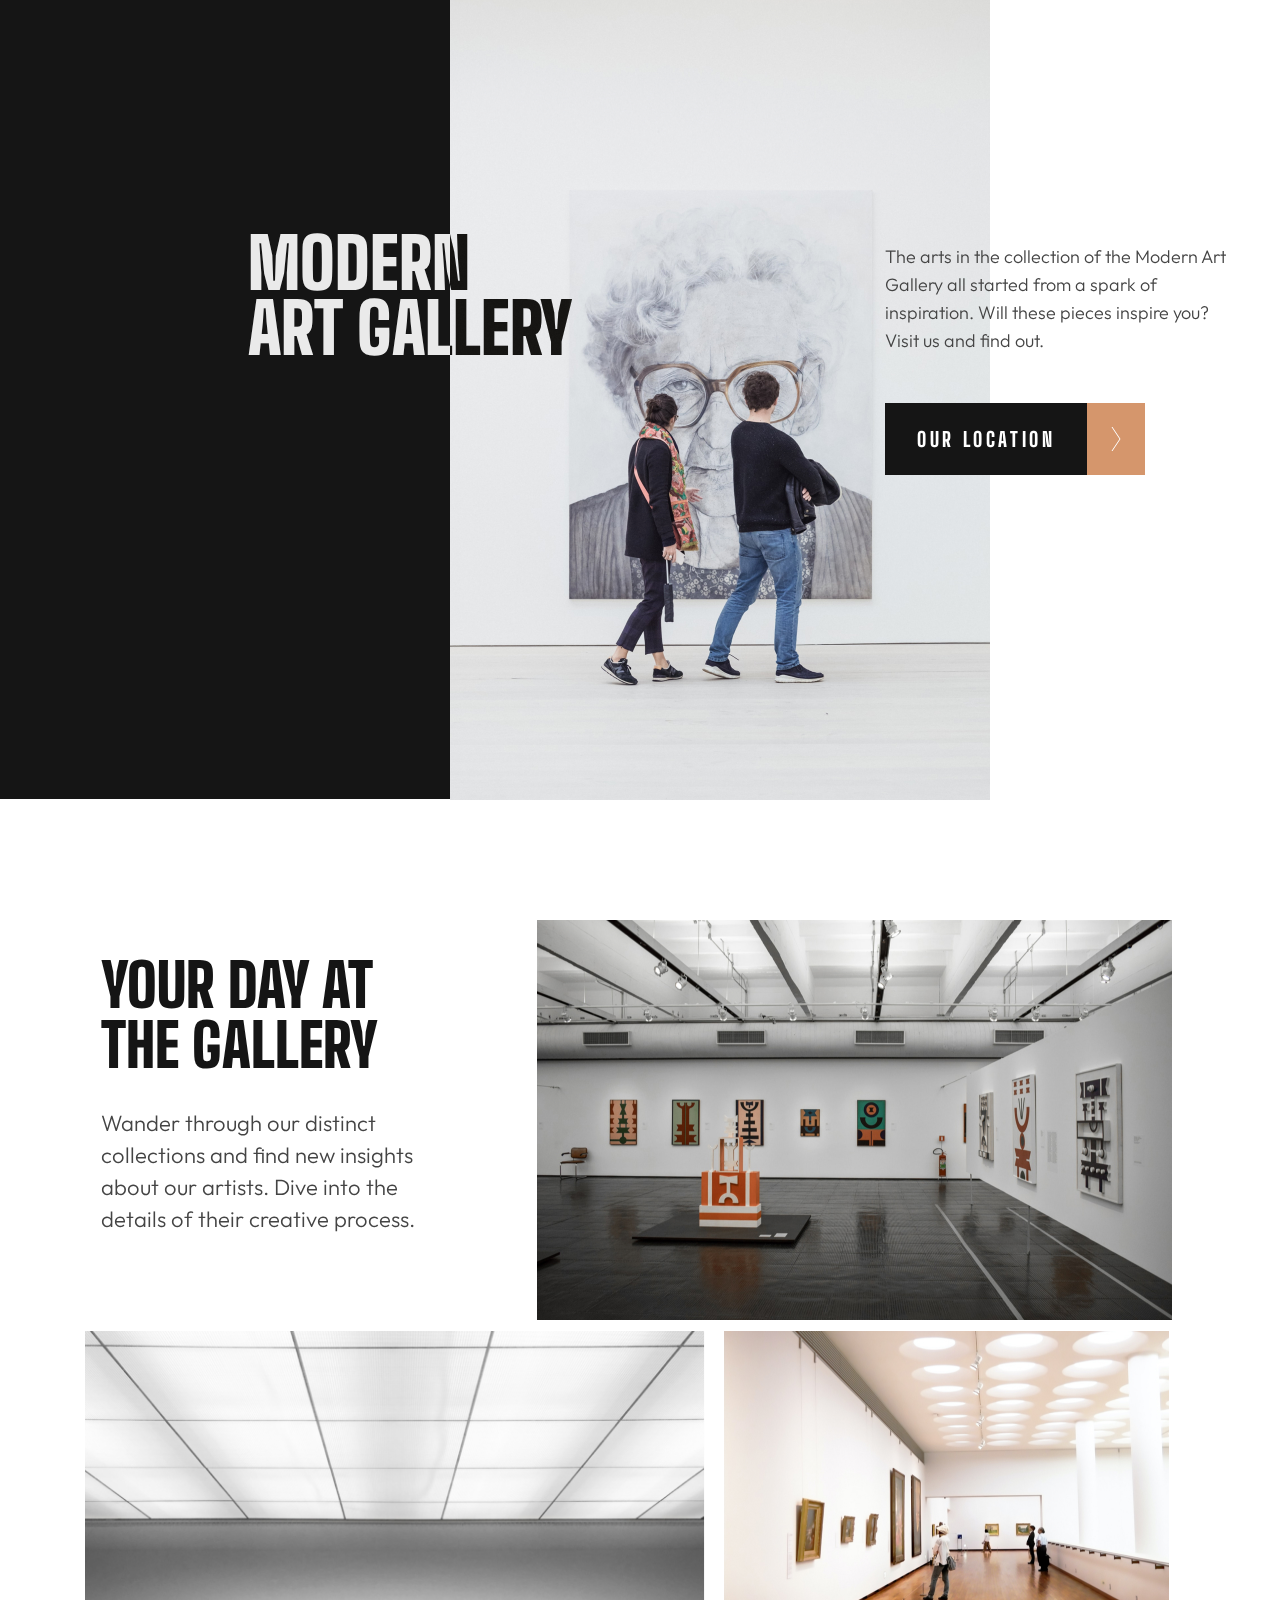
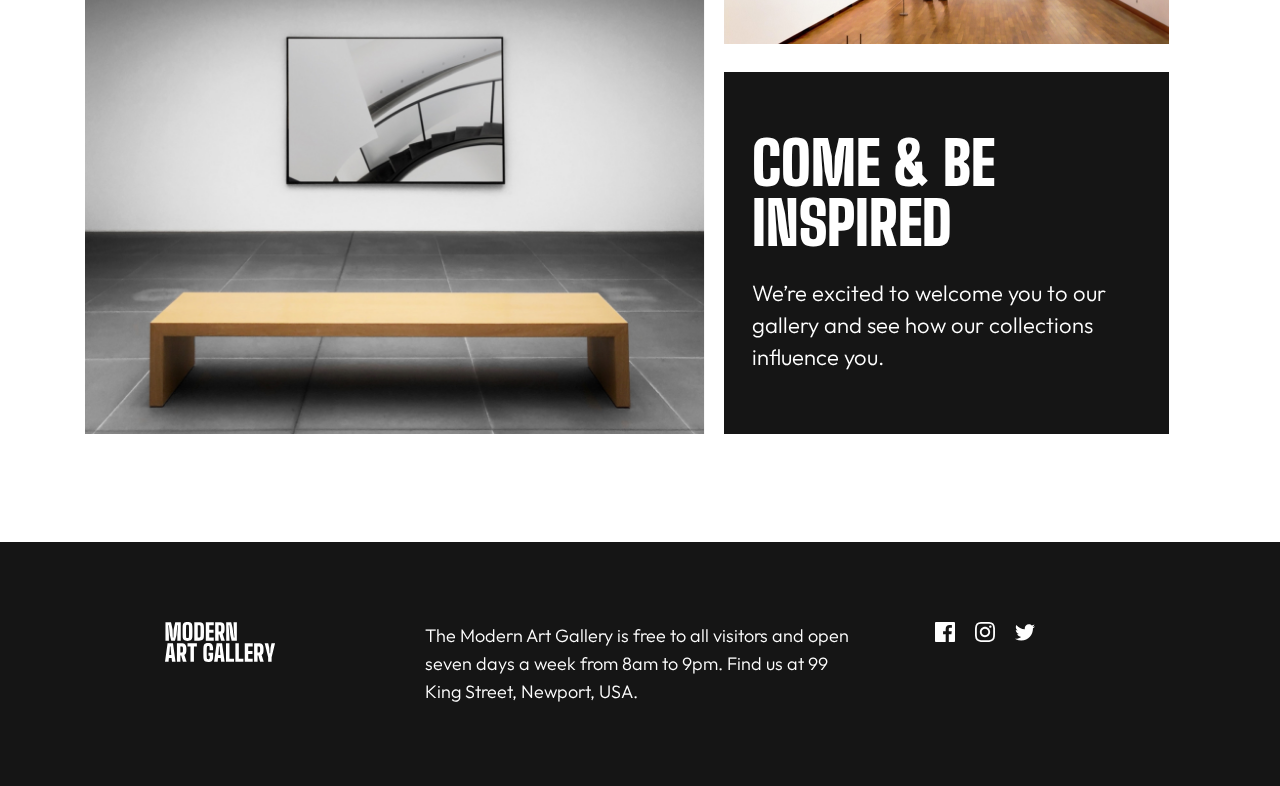
<file: index.html>
<!DOCTYPE html>
<html lang="en">
<head>
    <meta charset="UTF-8">
    <meta http-equiv="X-UA-Compatible" content="IE=edge">
    <meta name="viewport" content="width=device-width, initial-scale=1.0">
    <link rel="preconnect" href="https://fonts.googleapis.com">
    <link rel="preconnect" href="https://fonts.gstatic.com" crossorigin>
    <link href="https://fonts.googleapis.com/css2?family=Big+Shoulders+Display:wght@800;900&family=Outfit:wght@300&display=swap" rel="stylesheet">
    <link rel="stylesheet" href="style.css">
    <title>Art Gallery Website</title>
</head>
<body>
    <div class="main-container">
        <header class="header">
            <div class="header-flex">
            <div class="bg-black"></div>
            <picture class="picture">
            <source media="(min-width: 1275px)" srcset="./images/header-img-desktop.jpg">
            <source media="(min-width: 689px)" srcset="./images/header-img-tablet.jpg">    
            <img class="header-img" src="images/header-img.jpg" alt="Modern Art Gallery">
            </picture>
            </div>
            <div class="header-content">
                <h1 class="header-title">MODERN<br>
                    ART GALLERY</h1>
                <div class="absolute-div">    
                <p class="header-text">The arts in the collection of the Modern Art Gallery all started from a spark of inspiration. Will these pieces inspire you? Visit us and find out.</p>
                <button class="location-btn" onclick="window.location.href='location.html'">
                    OUR LOCATION
                    <img class="arrow" src="images/arrow-back.svg" alt="go button">
                </button>
                </div>
            </div>
        </header>
        <main>
            <section class="gallery-section">
                <div class="gallery-container forgrid">
                    <div class="grid--1">
                        <picture>
                            <source media="(min-width: 1110px)" srcset="./images/gallery-desktop-1.jpg">
                            <source media="(min-width: 689px)" srcset="./images/gallery-tablet-1.jpg">   
                            <img class="img-1" src="images/gallery-1.jpg" alt="Gallery">
                        </picture>
                    </div>
                    <div class="grid--2">
                        <div class="gallery--content">
                            <h2 class="gallery-title">Your Day  at the Gallery</h2>
                            <p class="gallery-text">Wander through our distinct collections and find new insights about our artists. Dive into the details of their creative process.</p>
                        </div>
                    </div>
                    <div class="grid--3">
                        <picture>
                            <source media="(min-width: 1110px)" srcset="./images/gallery-desktop-2.jpg"> 
                            <source media="(min-width: 689px)" srcset="./images/gallery-tablet-2.jpg"> 
                            <img src="images/gallery-2.jpg" alt="Gallery">
                        </picture>
                    </div>
                    <div class="grid--4">
                        <picture>
                            <source media="(min-width: 1110px)" srcset="./images/gallery-desktop-3.jpg"> 
                            <source media="(min-width: 689px)" srcset="./images/gallery-tablet-3.jpg"> 
                            <img src="images/gallery-3.jpg" alt="Gallery"> 
                        </picture>
                    </div>
                    <div class="grid--5">
                        <div class="gallery-footer">
                            <h2 class="gallery-footer--title">COME & BE INSPIRED</h2>
                            <p class="gallery-footer--text">We’re excited to welcome you to our gallery and see how our collections influence you.</p>
                        </div>
                    </div>    
                </div>    
            </section>
        </main>
        <footer class="footer">
            <div class="footer-content">
                <img class="footer-logo" src="images/footer-logo.svg" alt="footer logo">
                <p class="footer-text">The Modern Art Gallery is free to all visitors and open seven days a week from 8am to 9pm. Find us at 99 King Street, Newport, USA.</p>
                <div class="footer-social">
                        <a href="#">
                            <svg  width="20" height="20" viewBox="0 0 20 20"  xmlns="http://www.w3.org/2000/svg">
                            <path d="M18.8958 0H1.10417C0.494167 0 0 0.494167 0 1.10417V18.8967C0 19.5058 0.494167 20 1.10417 20H10.6833V12.255H8.07667V9.23667H10.6833V7.01083C10.6833 4.4275 12.2608 3.02083 14.5658 3.02083C15.67 3.02083 16.6183 3.10333 16.895 3.14V5.84L15.2967 5.84083C14.0433 5.84083 13.8008 6.43667 13.8008 7.31V9.2375H16.79L16.4008 12.2558H13.8008V20H18.8975C19.5058 20 20 19.5058 20 18.8958V1.10417C20 0.494167 19.5058 0 18.8958 0Z"/>
                            </svg>
                        </a>
                        <a href="#">
                            <svg   width="20" height="20" viewBox="0 0 20 20"  xmlns="http://www.w3.org/2000/svg">
                            <path fill-rule="evenodd" clip-rule="evenodd" d="M10 0C7.28417 0 6.94417 0.0116667 5.8775 0.06C2.24583 0.226667 0.2275 2.24167 0.0608333 5.87667C0.0116667 6.94417 0 7.28417 0 10C0 12.7158 0.0116667 13.0567 0.06 14.1233C0.226667 17.755 2.24167 19.7733 5.87667 19.94C6.94417 19.9883 7.28417 20 10 20C12.7158 20 13.0567 19.9883 14.1233 19.94C17.7517 19.7733 19.775 17.7583 19.9392 14.1233C19.9883 13.0567 20 12.7158 20 10C20 7.28417 19.9883 6.94417 19.94 5.8775C19.7767 2.24917 17.7592 0.2275 14.1242 0.0608333C13.0567 0.0116667 12.7158 0 10 0ZM10 1.8025C12.67 1.8025 12.9867 1.8125 14.0417 1.86083C16.7517 1.98417 18.0175 3.27 18.1408 5.96C18.1892 7.01417 18.1983 7.33083 18.1983 10.0008C18.1983 12.6717 18.1883 12.9875 18.1408 14.0417C18.0167 16.7292 16.7542 18.0175 14.0417 18.1408C12.9867 18.1892 12.6717 18.1992 10 18.1992C7.33 18.1992 7.01333 18.1892 5.95917 18.1408C3.2425 18.0167 1.98333 16.725 1.86 14.0408C1.81167 12.9867 1.80167 12.6708 1.80167 10C1.80167 7.33 1.8125 7.01417 1.86 5.95917C1.98417 3.27 3.24667 1.98333 5.95917 1.86C7.01417 1.8125 7.33 1.8025 10 1.8025ZM4.865 10C4.865 7.16417 7.16417 4.865 10 4.865C12.8358 4.865 15.135 7.16417 15.135 10C15.135 12.8367 12.8358 15.1358 10 15.1358C7.16417 15.1358 4.865 12.8358 4.865 10ZM10 13.3333C8.15917 13.3333 6.66667 11.8417 6.66667 10C6.66667 8.15917 8.15917 6.66667 10 6.66667C11.8408 6.66667 13.3333 8.15917 13.3333 10C13.3333 11.8417 11.8408 13.3333 10 13.3333ZM14.1375 4.6625C14.1375 4 14.675 3.4625 15.3383 3.4625C16.0008 3.4625 16.5375 4 16.5375 4.6625C16.5375 5.325 16.0008 5.8625 15.3383 5.8625C14.675 5.8625 14.1375 5.325 14.1375 4.6625Z" />
                            </svg>
                        </a>
                        <a href="#">
                            <svg  width="20" height="17" viewBox="0 0 20 17"  xmlns="http://www.w3.org/2000/svg">
                            <path d="M20 2.17221C19.2642 2.49888 18.4733 2.71888 17.6433 2.81805C18.4908 2.31055 19.1417 1.50638 19.4475 0.548047C18.655 1.01805 17.7767 1.35971 16.8417 1.54388C16.0942 0.74638 15.0267 0.248047 13.8467 0.248047C11.1975 0.248047 9.25083 2.71971 9.84917 5.28555C6.44 5.11471 3.41667 3.48138 1.3925 0.99888C0.3175 2.84305 0.835 5.25555 2.66167 6.47721C1.99 6.45555 1.35667 6.27138 0.804167 5.96388C0.759167 7.86471 2.12167 9.64305 4.095 10.0389C3.5175 10.1955 2.885 10.2322 2.24167 10.1089C2.76333 11.7389 4.27833 12.9247 6.075 12.958C4.35 14.3105 2.17667 14.9147 0 14.658C1.81583 15.8222 3.97333 16.5014 6.29 16.5014C13.9083 16.5014 18.2125 10.0672 17.9525 4.29638C18.7542 3.71721 19.45 2.99471 20 2.17221Z"/>
                            </svg>
                        </a>
                </div>
            </div>
        </footer>
    </div>
</body>
</html>
</file>
<file: style.css>
*{
    margin: 0;
    padding: 0;
    box-sizing: border-box;
}
body{
    font-family: 'Big Shoulders Display', cursive, 'Outfit', sans-serif;
}

.header{
    margin-bottom: 120px;
}
.header-img{
    width: 100%;
    display: block;
    margin-bottom: 32px;
}
.header-title{
    font-family: 'Big Shoulders Display';
    font-style: normal;
    font-weight: 900;
    font-size: 60px;
    line-height: 55px;
    text-transform: uppercase;
    color: #151515;
    margin: 16px 16px 32px 16px;
}
.header-text{
    font-family: 'Outfit';
    font-style: normal;
    font-weight: 300;
    font-size: 18px;
    line-height: 28px;
    color: #444444;
    margin: 16px 16px 32px 16px;
}
.location-btn{
    width: 260px;
    height: 72px;
    border: none;
    background-color: #151515;
    color: #FFFFFF;
    font-family: 'Big Shoulders Display';
    font-style: normal;
    font-weight: 800;
    font-size: 20px;
    line-height: 24px;
    letter-spacing: 3.63636px;
    display: flex;
    justify-content: space-between;
    align-items: center;
    margin-left: 16px;
    overflow: hidden;
    padding-left: 32px;
    cursor: pointer;
}
.location-btn:hover{
    background-color: #D5966C;
}
.arrow{
    background-color: #D5966C;
    padding: 24px;
}
.location-btn:hover .arrow{
    background-color: #151515;
}
.location-btn .arrow:hover{
    background-color: #151515;
}


/****** GALERRY SECTION **********/
.gallery-section{
    margin-bottom: 120px;
}
.gallery-container{
    margin-left: 16px;
    margin-right: 16px;
}
.gallery-container img{
    width: 100%;
    margin-bottom: 16px;
}
.gallery-container img:nth-child(1){
    margin-bottom: 25px;
}
.gallery-title{
    font-family: 'Big Shoulders Display';
    font-style: normal;
    font-weight: 900;
    font-size: 50px;
    line-height: 45px;
    text-transform: uppercase;
    color: #151515;
    margin-left: 16px;
    margin-right: 16px;
    margin-bottom: 21px;
}
.gallery-text{
    font-family: 'Outfit';
    font-style: normal;
    font-weight: 300;
    font-size: 18px;
    line-height: 28px;
    color: #444444;
    margin-bottom: 32px;
    margin-left: 16px;
    margin-right: 16px;
}
.gallery-footer{
    background-color: #151515;
    padding: 48px 24px;
    
}
.gallery-footer--title{
    font-family: 'Big Shoulders Display';
    font-style: normal;
    font-weight: 900;
    font-size: 50px;
    line-height: 45px;
    text-transform: uppercase;
    color: #FFFFFF;
    margin-bottom: 24px;
}
.gallery-footer--text{
    font-family: 'Outfit';
    font-style: normal;
    font-weight: 300;
    font-size: 18px;
    line-height: 28px;
    color: #FFFFFF;
}
/******* FOOTER ******/
.footer{
    background-color: #151515;
    padding: 48px 32px;
}
.footer-logo{
    margin-bottom: 38px;
}
.footer-text{
    font-family: 'Outfit';
    font-style: normal;
    font-weight: 300;
    font-size: 16px;
    line-height: 26px;
    color: #FFFFFF;
    margin-bottom: 38px;
}
.footer-social{
    display: flex;
    align-items: center;
    column-gap: 20px;
}
svg{
    fill: #FFF;
}
svg:hover{
    fill: #D5966C;
}


@media (min-width: 689px){

    .header-content{
        position: absolute;
        top: 15%;
        left: 49%;
    }
   .picture{
        width: 56%;
        display: block;
   }
    .header-title{
        font-size: 70px;
        line-height: 65px;
        margin: 0;
        margin-bottom: 48px;
        
    }
    .header-text{
        padding: 0;
        margin: 0;
        margin-bottom: 48px;
    }
    .location-btn{
        margin: 0;
    }
    
    .gallery--content{
       padding-top: 35px;
    }
    .forgrid{
        display: grid;
        grid-template-columns: repeat(5, 115px);
        grid-template-rows: repeat(3, 400px);
        row-gap: 11px;
        column-gap: 11px;
    }
    .grid--1{
        width: 398px;
        grid-column: 3 / span 7;
        margin-left: 11px;
    }
    .grid--2{
        width: 223px;
        height: 299px;
        grid-row: 1;
    }
    .grid--3{
        width: 370px;
        grid-row: 2;
    }
    .grid--4{
        width: 282px; 
        grid-column: 4 / span 6;
    }
    .grid--5{
        width: 283px;
        grid-column: 4 / 6;
        margin-top: -89px;
    }
    .gallery-footer{
        padding: 61px 28px;
    }
    .gallery-section{
        display: flex;
        flex-direction: column;
        align-items: center;
        margin-bottom: 0;
    }
    .footer-content{
        display: grid;
        grid-template-columns: 1fr 1fr 1fr;
        margin: 0 auto;
        
    }
    .footer-social{
        margin: auto;
        margin-top: 0;
    }
    .footer-text{
        margin-bottom: 0;
        width: 281px;
    }
    .footer{
        padding: 56px 40px;
    }
}
@media (min-width: 879px){
    .header-content{
        top: 27%;
        left: 50%;
    }
}
@media (min-width: 1110px){
   .forgrid{
        grid-template-columns: repeat(5, 115px);
        grid-template-rows: repeat(3, 400px);
        max-width: 1110px;
        column-gap: 0;
   }
   .grid--1{
        width: 635px;
        grid-column: 5 / span 9;
        margin-left: -8px;
   }
   .grid--2{
        width: 350px;
   }
   .grid--3{
        width: 620px;
   }
   .grid--4{
        width: 445px;
        height: 313px;
        grid-column: 7 / span 9;
   }
   .grid--5{
    width: 530px;
    grid-column: 6 / span 9;
    padding: 65px 47px 64px 38px;
    margin-top: -135px;
    margin-left: 26px;
    }
   .footer{
        padding: 80px 165px;
   }
   .footer-text{
        font-size: 18px;
        line-height: 28px;
        width: 430px;
   }
   
   .gallery-footer--title{
        font-size: 60px;
        line-height: 60px; 
   }
   .gallery-footer--text{
        font-size: 22px;
        line-height: 32px;
   }
   .gallery-title{
        font-size: 60px;
        line-height: 60px;
        margin-bottom: 32px;
   }
   .gallery-text{
        font-size: 22px;
        line-height: 32px
   }
   .header-flex{
        display: flex;
   }
  
}
@media (min-width: 1275px){
    .bg-black{
        width: 450px;
        height: 799px;
        display: block;
        background-color: #151515;
       }
       .picture{
            width: 540px;
            height: 800px;
            display: inline;
       }
        .header-title{
            position: absolute;
            top: -5%;
            left: -112%;
            color: #FFFFFF;
            mix-blend-mode: difference;
       }
            
       .location-text{
            font-size: 22px;
            line-height: 32px;
            width: 300px;
       }
       .absolute-div{
            width: 350px;
            display: flex;
            flex-direction: column;
            justify-content: center;
            position: relative;
            right: -70%;
       }
}
@media (min-width: 1440px){
    .bg-black{
        width: 500px;
        height: 889px;
    }
    .picture{
        width: 600px;
    }
    .absolute-div{
        right: -80%;
    }
}
@media (min-width: 1600px){
    .picture{
        width: 650px;
    }
    .bg-black{
        width: 550px;
        height: 963px;
    }
    .header-title{
        left: -120%;
    }
}
@media (min-width: 1900px){
    .header-title{
        left: -174%;
    }
    .absolute-div{
        right: -50%;
    }
}
</file>
